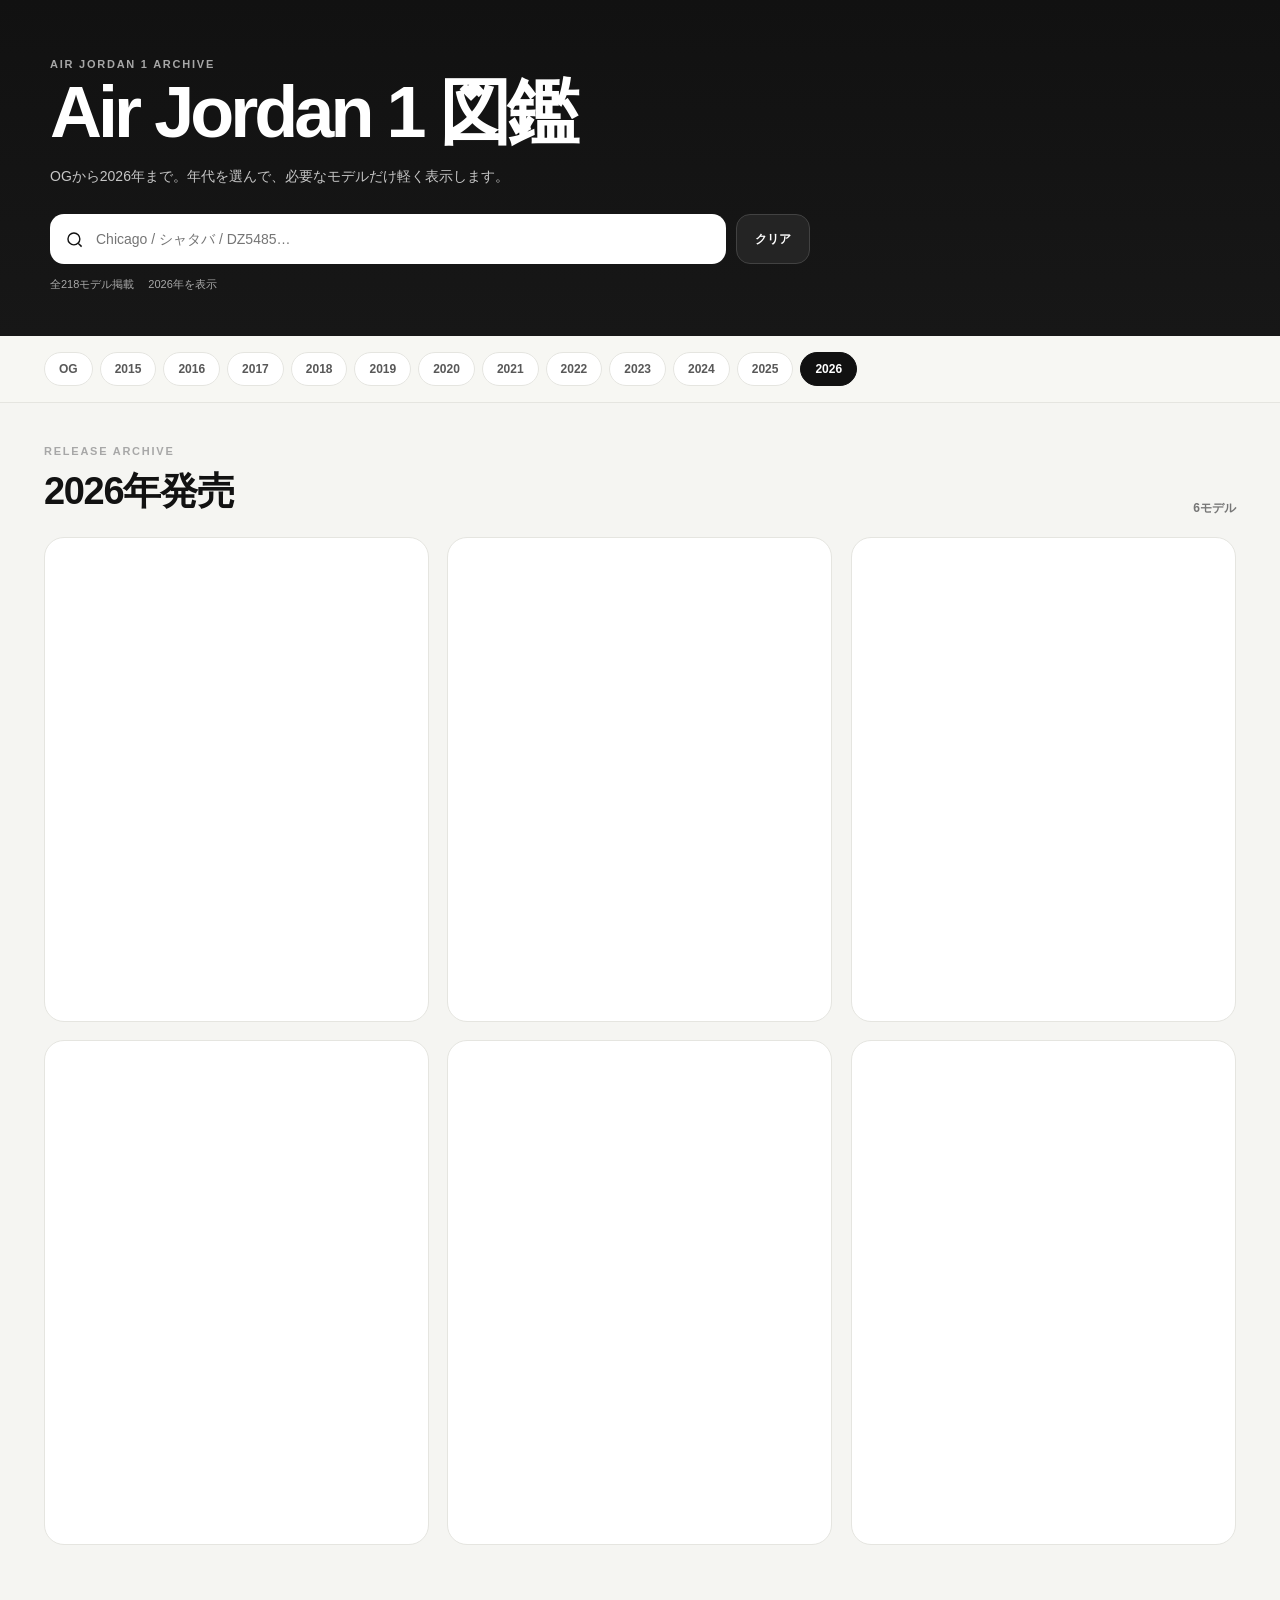
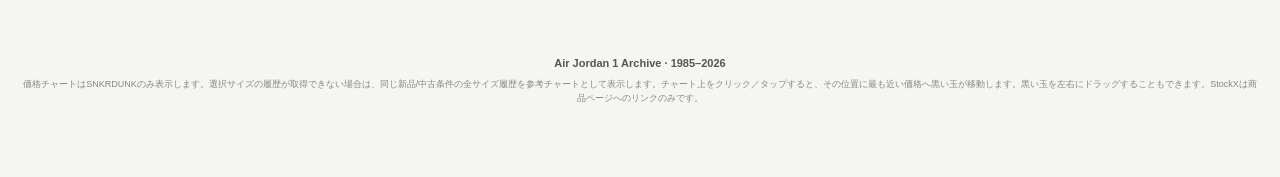
<file: index.html>
<!DOCTYPE html>
<html lang="ja">
<head>
  <meta charset="utf-8">
  <meta name="viewport" content="width=device-width, initial-scale=1">
  <meta name="description" content="Air Jordan 1を発売年代順に探せるスニーカー図鑑。360°ビューとSNKRDUNK価格チャートに対応。">
  <title>Air Jordan 1 Archive</title>
  <link rel="preconnect" href="https://images.stockx.com">
  <link rel="preconnect" href="https://cdn.snkrdunk.com">
  <link rel="stylesheet" href="snker.css?v=29">
  <script src="snker.js?v=29" defer></script>
</head>
<body>
  <header class="site-header">
    <div class="hero-inner">
      <p class="eyebrow">AIR JORDAN 1 ARCHIVE</p>
      <h1>Air Jordan 1 図鑑</h1>
      <p class="hero-copy">OGから2026年まで。年代を選んで、必要なモデルだけ軽く表示します。</p>
      <div class="search-row">
        <label class="search-box">
          <span class="sr-only">モデル名・カラー・商品番号を検索</span>
          <svg viewBox="0 0 24 24" aria-hidden="true"><path d="m21 21-4.35-4.35m2.1-5.4a7.5 7.5 0 1 1-15 0 7.5 7.5 0 0 1 15 0Z"/></svg>
          <input id="searchInput" type="search" autocomplete="off" placeholder="Chicago / シャタバ / DZ5485…">
        </label>
        <button id="clearBtn" class="clear-btn" type="button">クリア</button>
      </div>
      <div class="hero-status">
        <span id="resultCount">データを読み込み中…</span>
        <span id="modeLabel">2026年を表示</span>
      </div>
    </div>
  </header>

  <nav class="year-nav" aria-label="発売年代">
    <div id="yearNav" class="year-nav-inner"></div>
  </nav>

  <main class="archive-main">
    <section class="section-head">
      <div>
        <p class="section-kicker">RELEASE ARCHIVE</p>
        <h2 id="sectionTitle">2026年発売</h2>
      </div>
      <p id="sectionCount" class="section-count"></p>
    </section>

    <div id="loadingState" class="state-card">スニーカーデータを読み込んでいます…</div>
    <div id="emptyState" class="state-card" hidden>該当するモデルがありません。</div>
    <div id="sneakerGrid" class="sneaker-grid" aria-live="polite"></div>
  </main>

  <button id="scrollTopBtn" class="scroll-top" type="button" aria-label="ページ上部へ戻る">↑</button>

  <dialog id="detailDialog" class="detail-dialog">
    <div class="dialog-shell">
      <button id="closeDialogBtn" class="dialog-close" type="button" aria-label="閉じる">×</button>
      <div id="detailContent"></div>
    </div>
  </dialog>

  <footer class="site-footer">
    <p>Air Jordan 1 Archive · 1985–2026</p>
    <small>価格チャートはSNKRDUNKのみ表示します。選択サイズの履歴が取得できない場合は、同じ新品/中古条件の全サイズ履歴を参考チャートとして表示します。チャート上をクリック／タップすると、その位置に最も近い価格へ黒い玉が移動します。黒い玉を左右にドラッグすることもできます。StockXは商品ページへのリンクのみです。</small>
  </footer>
</body>
</html>
</file>
<file: snker.css>
:root{
  --bg:#f5f5f2;--surface:#fff;--surface-2:#f9f9f7;--text:#121212;--muted:#767676;
  --line:#e5e5e0;--strong:#191919;--stockx:#066b3b;--snkr:#111111;--shadow:0 18px 46px rgba(0,0,0,.08);
  --nav-h:66px;--radius:20px;
}
*{box-sizing:border-box}
html{scroll-behavior:smooth;background:var(--bg)}
body{margin:0;background:var(--bg);color:var(--text);font-family:Inter,"Helvetica Neue",Arial,"Noto Sans JP",sans-serif;-webkit-font-smoothing:antialiased}
button,input,select{font:inherit}
button,a{-webkit-tap-highlight-color:transparent}
a{color:inherit}
.sr-only{position:absolute;width:1px;height:1px;padding:0;margin:-1px;overflow:hidden;clip:rect(0,0,0,0);white-space:nowrap;border:0}
.site-header{background:linear-gradient(180deg,#111 0%,#171717 100%);color:#fff;padding:58px 24px 44px}
.hero-inner{max-width:1180px;margin:auto}
.eyebrow,.section-kicker{margin:0 0 9px;font-size:11px;font-weight:900;letter-spacing:.16em;color:#a7a7a7}
h1{margin:0;font-size:clamp(36px,6vw,72px);line-height:.94;letter-spacing:-.055em}
.hero-copy{margin:18px 0 26px;max-width:700px;color:#c6c6c6;line-height:1.7;font-size:14px}
.search-row{display:flex;gap:10px;max-width:760px}
.search-box{height:50px;flex:1;display:flex;align-items:center;gap:10px;padding:0 15px;background:#fff;border-radius:14px;color:#111}
.search-box svg{width:19px;height:19px;fill:none;stroke:currentColor;stroke-width:1.8;flex:none}
.search-box input{width:100%;border:0;outline:0;background:transparent;font-size:14px}
.clear-btn{border:1px solid #424242;background:#242424;color:#fff;border-radius:14px;padding:0 18px;font-size:12px;font-weight:800;cursor:pointer}
.hero-status{margin-top:13px;display:flex;gap:14px;flex-wrap:wrap;color:#a8a8a8;font-size:11px}
.year-nav{position:sticky;top:0;z-index:100;background:rgba(247,247,244,.92);backdrop-filter:blur(18px);-webkit-backdrop-filter:blur(18px);border-bottom:1px solid var(--line)}
.year-nav-inner{max-width:1240px;height:var(--nav-h);margin:auto;padding:0 24px;display:flex;align-items:center;gap:7px;overflow-x:auto;scrollbar-width:none}
.year-nav-inner::-webkit-scrollbar{display:none}
.year-btn{flex:none;border:1px solid var(--line);background:#fff;border-radius:999px;padding:9px 14px;font-size:12px;font-weight:850;color:#585858;cursor:pointer;transition:.18s ease}
.year-btn:hover{transform:translateY(-1px);border-color:#bcbcbc;color:#111}
.year-btn.active{background:#111;color:#fff;border-color:#111}
.archive-main{max-width:1240px;margin:auto;padding:42px 24px 80px;min-height:70vh}
.section-head{display:flex;align-items:end;justify-content:space-between;gap:16px;margin-bottom:20px}
.section-head h2{margin:0;font-size:clamp(25px,4vw,38px);letter-spacing:-.035em}
.section-count{margin:0;color:var(--muted);font-size:12px;font-weight:800}
.sneaker-grid{display:grid;grid-template-columns:repeat(3,minmax(0,1fr));gap:18px}
.sneaker-card{min-width:0;background:var(--surface);border:1px solid var(--line);border-radius:var(--radius);overflow:hidden;cursor:pointer;transition:transform .2s ease,box-shadow .2s ease,border-color .2s ease;content-visibility:auto;contain-intrinsic-size:430px}
.sneaker-card:hover{transform:translateY(-3px);box-shadow:var(--shadow);border-color:#d1d1cc}
.card-image-wrap{position:relative;aspect-ratio:4/3;background:linear-gradient(145deg,#f4f4f1,#ecece8);display:grid;place-items:center;overflow:hidden}
.card-image{width:100%;height:100%;object-fit:contain;padding:18px;display:block;transition:transform .25s ease}
.sneaker-card:hover .card-image{transform:scale(1.025)}
.image-placeholder{width:100%;height:100%;display:grid;place-items:center;color:#aaa;font-weight:900;letter-spacing:.08em;font-size:11px;text-align:center}
.card-year{position:absolute;top:12px;left:12px;padding:6px 9px;border-radius:999px;background:rgba(17,17,17,.86);color:#fff;font-size:10px;font-weight:900;backdrop-filter:blur(8px)}
.card-360{position:absolute;right:12px;bottom:12px;padding:6px 9px;border-radius:999px;background:rgba(255,255,255,.9);border:1px solid rgba(0,0,0,.08);font-size:9px;font-weight:900;letter-spacing:.05em}
.card-body{padding:17px 17px 18px}
.card-title{margin:0;min-height:2.65em;font-size:15px;line-height:1.35;letter-spacing:-.012em}
.card-meta{margin-top:14px;display:grid;grid-template-columns:1fr 1fr;gap:8px}
.card-meta-item{min-width:0;background:var(--surface-2);border:1px solid #efefeb;border-radius:11px;padding:9px 10px}
.card-meta-label{display:block;margin-bottom:3px;color:#939393;font-size:8px;font-weight:900;letter-spacing:.08em}
.card-meta-value{display:block;font-size:10px;font-weight:850;white-space:nowrap;overflow:hidden;text-overflow:ellipsis}
.card-sku{grid-column:1/-1}
.card-open{margin-top:13px;display:flex;align-items:center;justify-content:space-between;color:#6f6f6f;font-size:10px;font-weight:800}
.card-open::after{content:'→';font-size:14px;color:#111}
.state-card{border:1px dashed #cfcfca;border-radius:18px;background:rgba(255,255,255,.55);padding:42px 20px;text-align:center;color:#777;font-size:13px}
.scroll-top{position:fixed;right:22px;bottom:22px;width:46px;height:46px;border:0;border-radius:50%;background:#111;color:#fff;box-shadow:0 10px 28px rgba(0,0,0,.2);display:none;place-items:center;z-index:90;cursor:pointer}
.scroll-top.show{display:grid}
.site-footer{text-align:center;padding:32px 20px 44px;color:#858585;font-size:11px}
.site-footer p{margin:0 0 8px;color:#555;font-weight:800}.site-footer small{font-size:9px}
.detail-dialog{width:min(1160px,calc(100% - 28px));max-width:none;max-height:calc(100vh - 28px);padding:0;border:0;border-radius:24px;background:transparent;overflow:visible}
.detail-dialog::backdrop{background:rgba(0,0,0,.68);backdrop-filter:blur(5px)}
.dialog-shell{position:relative;max-height:calc(100vh - 28px);overflow:auto;background:#f7f7f4;border-radius:24px;box-shadow:0 26px 80px rgba(0,0,0,.38)}
.dialog-close{position:sticky;float:right;top:14px;right:14px;z-index:5;width:40px;height:40px;border:1px solid #ddd;background:rgba(255,255,255,.92);border-radius:50%;font-size:25px;line-height:1;cursor:pointer;box-shadow:0 5px 18px rgba(0,0,0,.08)}
.detail-grid{display:grid;grid-template-columns:minmax(0,1.05fr) minmax(360px,.95fr);gap:0;min-height:650px}
.detail-media{padding:34px;background:#ecece8;display:flex;flex-direction:column;gap:14px;min-width:0}
.detail-info{padding:40px 34px 34px;min-width:0;background:#fff}
.viewer-stage{position:relative;flex:1;min-height:420px;display:grid;place-items:center;background:#f5f5f1;border:1px solid #deded9;border-radius:20px;overflow:hidden;touch-action:pan-y}
.viewer-stage.has-360{cursor:grab}.viewer-stage.has-360:active{cursor:grabbing}
.viewer-image{width:100%;height:100%;max-height:560px;object-fit:contain;padding:22px;user-select:none;-webkit-user-drag:none}
.viewer-badge{position:absolute;left:14px;top:14px;background:#111;color:#fff;border-radius:999px;padding:7px 10px;font-size:9px;font-weight:900;letter-spacing:.08em}
.viewer-help{position:absolute;left:14px;bottom:14px;background:rgba(255,255,255,.9);border-radius:999px;padding:7px 10px;font-size:9px;font-weight:800;color:#555}
.viewer-count{position:absolute;right:14px;bottom:14px;background:rgba(17,17,17,.86);color:#fff;border-radius:999px;padding:7px 10px;font-size:9px;font-weight:900}
.viewer-arrow{position:absolute;top:50%;transform:translateY(-50%);width:42px;height:42px;border:1px solid #ddd;background:rgba(255,255,255,.9);border-radius:50%;font-size:25px;cursor:pointer}.viewer-prev{left:12px}.viewer-next{right:12px}
.viewer-actions{display:flex;gap:9px;flex-wrap:wrap}
.viewer-status{display:flex;align-items:center;color:#707070;font-size:10px;font-weight:750}
.detail-eyebrow{margin:0 0 9px;color:#999;font-size:10px;font-weight:900;letter-spacing:.13em}
.detail-title{margin:0;font-size:clamp(25px,3.3vw,42px);line-height:1.05;letter-spacing:-.045em}
.detail-meta{margin:22px 0;display:grid;grid-template-columns:repeat(3,1fr);gap:8px}
.detail-meta-item{border:1px solid var(--line);border-radius:13px;padding:11px;background:#fafaf8;min-width:0}
.detail-meta-item span{display:block;color:#8d8d8d;font-size:8px;font-weight:900;letter-spacing:.08em;margin-bottom:4px}.detail-meta-item strong{display:block;font-size:11px;line-height:1.35;word-break:break-word}
.market-section{margin-top:18px;border:1px solid var(--line);border-radius:16px;background:#fafaf8;overflow:hidden}
.market-section>summary{cursor:pointer;list-style:none;padding:14px 15px;font-size:12px;font-weight:900;display:flex;justify-content:space-between;align-items:center}.market-section>summary::-webkit-details-marker{display:none}.market-section>summary::after{content:'＋';font-size:18px;color:#777}.market-section[open]>summary::after{content:'−'}
.market-inner{padding:0 12px 12px}.market-note{margin:0 0 10px;color:#888;font-size:9px;line-height:1.55}
.market-grid{display:grid;grid-template-columns:1fr;gap:9px}.market-source{border:1px solid #e1e1dd;border-radius:13px;background:#fff;padding:11px;min-width:0}
.market-source-head{display:flex;align-items:center;justify-content:space-between;gap:8px;margin-bottom:9px}.market-source-head strong{font-size:12px}.market-stockx .market-source-head strong{color:var(--stockx)}.market-snkr .market-source-head strong{color:var(--snkr)}
.market-status{font-size:8px;font-weight:900;color:#888;background:#f1f1ef;padding:4px 7px;border-radius:999px}.market-status.ok{background:#e6f5ed;color:#176846}.market-status.warn{background:#fff3d5;color:#8a6410}.market-status.error{background:#fde8ec;color:#9b2337}
.market-controls{display:flex;align-items:center;justify-content:space-between;gap:7px;flex-wrap:wrap;margin-bottom:8px}.market-controls label{font-size:9px;font-weight:850;color:#666}.market-size{margin-left:4px;border:1px solid #dadad6;border-radius:8px;background:#fff;padding:5px 7px;font-size:10px;font-weight:800}
.market-condition{display:flex;border:1px solid #ddd;border-radius:9px;overflow:hidden}.market-condition button{border:0;background:#fff;padding:6px 9px;font-size:9px;font-weight:850;cursor:pointer}.market-condition button.active{background:#111;color:#fff}
.market-chart-box{position:relative;min-height:170px;border-radius:10px;background:#fafaf8;overflow:hidden}.market-chart{width:100%;height:auto;display:block}.market-empty{min-height:170px;display:grid;place-items:center;text-align:center;padding:18px;color:#888;font-size:9px;line-height:1.6}.market-metrics{display:grid;grid-template-columns:repeat(2,1fr);gap:6px;margin-top:8px}.market-metric{border:1px solid #ecece8;border-radius:9px;padding:7px 8px}.market-metric span{display:block;color:#999;font-size:7px;font-weight:850}.market-metric strong{display:block;margin-top:2px;font-size:9px}
.market-actions{display:flex;gap:6px;flex-wrap:wrap;margin-top:8px}.market-open{display:inline-flex;align-items:center;justify-content:center;border:1px solid #111;border-radius:9px;padding:7px 9px;font-size:9px;font-weight:900;text-decoration:none;cursor:pointer;background:#fff;color:#111}
.detail-links{display:flex;gap:9px;flex-wrap:wrap;margin-top:18px}.product-link{display:inline-flex;align-items:center;justify-content:center;min-width:116px;border-radius:12px;padding:11px 14px;text-decoration:none;font-size:11px;font-weight:900;border:1px solid #ddd;background:#fff}.product-link.stockx{background:#0d6b3f;color:#fff;border-color:#0d6b3f}.product-link.snkrdunk{background:#111;color:#fff;border-color:#111}
@media(max-width:940px){.sneaker-grid{grid-template-columns:repeat(2,minmax(0,1fr))}.detail-grid{grid-template-columns:1fr}.detail-media{min-height:500px}.detail-info{padding-top:20px}.detail-meta{grid-template-columns:1fr 1fr}.detail-meta-item:last-child{grid-column:1/-1}}
@media(max-width:620px){:root{--nav-h:58px}.site-header{padding:42px 16px 30px}.search-row{flex-direction:column}.clear-btn{height:42px}.year-nav-inner{padding:0 14px}.archive-main{padding:28px 14px 62px}.sneaker-grid{grid-template-columns:1fr;gap:13px}.card-title{min-height:0}.section-head{align-items:start}.detail-dialog{width:calc(100% - 12px);max-height:calc(100vh - 12px)}.dialog-shell{max-height:calc(100vh - 12px);border-radius:18px}.detail-media{padding:18px;min-height:390px}.viewer-stage{min-height:330px}.detail-info{padding:20px 18px 26px}.detail-meta{grid-template-columns:1fr}.detail-meta-item:last-child{grid-column:auto}.market-metrics{grid-template-columns:1fr 1fr}}

.market-snkr .market-source-head strong{display:inline-flex;align-items:center;background:#111;color:#fff!important;border-radius:8px;padding:5px 9px}
.market-snkr .market-open{background:#111;color:#fff;border-color:#111}
.market-stockx .market-open{background:#0d6b3f;color:#fff;border-color:#0d6b3f}


/* v4 market chart fixes */
[hidden]{display:none!important}
.market-chart-shell{border:1px solid #ecece7;border-radius:12px;background:#fafaf8;overflow:hidden}
.market-chart-head{display:flex;align-items:center;justify-content:space-between;gap:10px;padding:10px 12px 4px}
.market-chart-title{font-size:10px;font-weight:900;color:#333}
.market-selection{font-size:8px;font-weight:850;color:#8b8b8b;background:#f0f0ed;border-radius:999px;padding:5px 8px}
.market-chart-box{position:relative;min-height:210px;background:#fafaf8;overflow:hidden}
.market-chart{width:100%;height:auto;min-height:210px;display:block}
.market-empty{min-height:210px;display:grid;place-items:center;text-align:center;padding:24px;color:#888;font-size:10px;line-height:1.7}
.market-loading{position:absolute;inset:0;z-index:3;display:flex;flex-direction:column;align-items:center;justify-content:center;gap:9px;background:rgba(250,250,248,.92);color:#777;font-size:9px;font-weight:800}
.market-spinner{width:22px;height:22px;border:2px solid #dadad5;border-top-color:#111;border-radius:50%;animation:market-spin .7s linear infinite}
@keyframes market-spin{to{transform:rotate(360deg)}}
.market-source.is-loading .market-controls{opacity:.65}
.market-footnote{margin:8px 2px 0;color:#9a9a9a;font-size:8px;line-height:1.55}
.market-metrics{grid-template-columns:repeat(4,minmax(0,1fr))}
.market-metric{background:#fff}
@media(max-width:620px){.market-metrics{grid-template-columns:1fr 1fr}.market-chart{min-height:190px}.market-chart-box,.market-empty{min-height:190px}}


/* v5 market reliability / chart visibility */
.market-section[open] > summary{border-bottom:1px solid #ecece7}
.market-scope{margin:4px 12px 9px;padding:7px 9px;border-radius:9px;font-size:8px;font-weight:900;line-height:1.4}
.market-scope.ok{background:#edf7f1;color:#176846}
.market-scope.warn{background:#fff5da;color:#8a6410}
.market-scope.error{background:#fdebee;color:#9b2337}
.market-chart-box{min-height:230px}
.market-chart{min-height:230px}
.market-empty{min-height:230px}
.market-loading[hidden]{display:none!important}
.market-loading:not([hidden]){display:flex!important}
.market-source:not(.is-loading) .market-loading{display:none!important}
.market-source.is-loading .market-loading{display:flex!important}
.market-source.is-loading .market-empty{visibility:hidden}
.market-source .market-open{min-width:150px}
@media(max-width:620px){.market-chart,.market-chart-box,.market-empty{min-height:205px}}


/* v6 market price state */
.market-current{display:flex;align-items:baseline;gap:9px;flex-wrap:wrap;margin:2px 0 10px;padding:11px 12px;border:1px solid #e8e8e3;border-radius:11px;background:#fff}
.market-current>span{font-size:8px;font-weight:900;color:#8d8d8d;letter-spacing:.06em}
.market-current>strong{font-size:22px;line-height:1;font-weight:950;letter-spacing:-.03em;color:#111}
.market-current>small{margin-left:auto;font-size:8px;font-weight:850;color:#777}
.market-current.is-reference{background:#fff9e8;border-color:#f0dda1}
.market-chart:not([hidden]){display:block!important;width:100%!important;height:230px!important}
.market-chart[hidden]{display:none!important}
@media(max-width:620px){.market-current>strong{font-size:19px}.market-current>small{width:100%;margin-left:0}.market-chart:not([hidden]){height:205px!important}}

/* v7: SNKRDUNK-only market panel */
.market-grid{grid-template-columns:minmax(0,1fr)!important;}
.market-snkr{width:100%;}
.market-empty-standalone{padding:20px;border:1px dashed #d6d6d1;border-radius:12px;background:#fafaf8;color:#777;font-size:13px;text-align:center;}

/* v8: SNKRDUNK-only scrollable history chart */
.market-stockx{display:none!important;}
.market-chart-nav{display:flex;align-items:center;justify-content:space-between;gap:8px;padding:7px 10px;border-top:1px solid #ecece7;background:#fff;}
.market-chart-nav[hidden]{display:none!important;}
.market-chart-nav button{border:1px solid #d8d8d3;background:#fff;color:#111;border-radius:999px;padding:6px 10px;font-size:9px;font-weight:900;cursor:pointer;white-space:nowrap;}
.market-chart-nav button:hover{background:#111;color:#fff;border-color:#111;}
.market-chart-nav span{font-size:8px;color:#888;font-weight:800;text-align:center;}
.market-chart-box{overflow-x:auto;overflow-y:hidden;cursor:grab;scroll-behavior:smooth;overscroll-behavior-x:contain;scrollbar-width:thin;touch-action:pan-x pan-y;-webkit-overflow-scrolling:touch;}
.market-chart-box.is-dragging{cursor:grabbing;scroll-behavior:auto;user-select:none;}
.market-chart-box::-webkit-scrollbar{height:8px}.market-chart-box::-webkit-scrollbar-track{background:#efefeb}.market-chart-box::-webkit-scrollbar-thumb{background:#bcbcb5;border-radius:999px}
.market-chart:not([hidden]){max-width:none!important;min-width:620px!important;display:block!important;}
.market-chart-tooltip{position:absolute;z-index:5;min-width:100px;padding:8px 10px;border-radius:10px;background:#111;color:#fff;pointer-events:none;box-shadow:0 6px 24px rgba(0,0,0,.18);}
.market-chart-tooltip[hidden]{display:none!important;}
.market-chart-tooltip strong,.market-chart-tooltip span{display:block}.market-chart-tooltip strong{font-size:12px}.market-chart-tooltip span{margin-top:2px;font-size:8px;color:#cfcfcf}
@media(max-width:620px){.market-chart-nav span{display:none}.market-chart-nav{justify-content:space-between}.market-chart:not([hidden]){min-width:620px!important}}


/* v9: past-price history visibility */
.market-history{border-top:1px solid #ecece7;background:#fff;padding:10px 12px 12px;}
.market-history[hidden]{display:none!important;}
.market-history-head{display:flex;align-items:center;justify-content:space-between;gap:10px;margin-bottom:7px;}
.market-history-head strong{font-size:10px;font-weight:950;color:#222;}
.market-history-head span{font-size:8px;font-weight:800;color:#888;}
.market-history-list{max-height:210px;overflow:auto;border:1px solid #ecece7;border-radius:10px;background:#fafaf8;overscroll-behavior:contain;}
.market-history-row{display:grid;grid-template-columns:1fr auto auto;align-items:center;gap:10px;padding:9px 11px;border-bottom:1px solid #e9e9e4;font-size:10px;}
.market-history-row:last-child{border-bottom:0;}
.market-history-row span{color:#777;font-weight:800;}
.market-history-row strong{font-size:11px;color:#111;}
.market-history-row em{font-style:normal;font-size:7px;font-weight:950;background:#111;color:#fff;border-radius:999px;padding:3px 6px;}
.market-history-row.latest{background:#fff;}
@media(max-width:620px){.market-history-list{max-height:185px}.market-chart-box{touch-action:auto}.market-chart:not([hidden]){min-width:760px!important}}


/* v10: SNKRDUNK風のドラッグ可能な価格ポイント */
.market-chart-guide{display:flex;align-items:center;justify-content:space-between;gap:12px;padding:8px 12px;border-top:1px solid #ecece7;background:#fff}
.market-chart-guide[hidden]{display:none!important}
.market-chart-guide span{font-size:9px;font-weight:850;color:#666}
.market-chart-guide button{border:1px solid #d8d8d3;background:#111;color:#fff;border-radius:999px;padding:6px 11px;font-size:9px;font-weight:900;cursor:pointer}
.market-chart-guide button:hover{opacity:.82}
.market-chart-box{overflow:hidden!important;cursor:default!important;touch-action:pan-y!important}
.market-chart{min-width:0!important;max-width:100%!important;width:100%!important;cursor:crosshair;touch-action:pan-y;user-select:none;-webkit-user-select:none}
.market-chart.is-selecting{cursor:grabbing}
.chart-cursor{pointer-events:none}
.chart-cursor-halo{filter:drop-shadow(0 2px 5px rgba(0,0,0,.12))}
.market-current.is-history{background:#f6f6f2;border-color:#dcdcd4}
.market-current.is-history>span{color:#111}
.market-history{display:none!important}
.market-chart-nav{display:none!important}
@media(max-width:620px){.market-chart-guide span{font-size:8px}.market-chart-guide button{padding:6px 9px}.market-chart{height:230px!important;min-height:230px!important}}


/* v11: compact historical price cursor */
.chart-cursor-label{filter:drop-shadow(0 3px 8px rgba(0,0,0,.16))}
.chart-cursor-price{letter-spacing:.01em}
.market-current.is-history>small{font-weight:850;color:#777}


/* v12: SNKRDUNK風の価格カーソル操作 */
.market-chart{cursor:default!important;touch-action:pan-y!important;}
.chart-cursor{pointer-events:auto!important;cursor:grab;touch-action:none;outline:none;}
.chart-cursor.is-dragging{cursor:grabbing;}
.chart-cursor-line{pointer-events:none;}
.chart-cursor-hit{pointer-events:all;fill:transparent;cursor:grab;}
.chart-cursor-halo,.chart-cursor-dot,.chart-cursor-label,.chart-cursor-label-bg,.chart-cursor-price{pointer-events:all;cursor:grab;}
.chart-cursor.is-dragging .chart-cursor-hit,.chart-cursor.is-dragging .chart-cursor-halo,.chart-cursor.is-dragging .chart-cursor-dot,.chart-cursor.is-dragging .chart-cursor-label,.chart-cursor.is-dragging .chart-cursor-label-bg,.chart-cursor.is-dragging .chart-cursor-price{cursor:grabbing;}
.chart-cursor:focus-visible .chart-cursor-halo{stroke-width:3;filter:drop-shadow(0 0 0.25rem rgba(0,0,0,.18));}
.market-chart-guide span::before{content:'↔ ';font-weight:950;color:#111;}


/* v13: wide scrollable price history + draggable cursor */
.detail-dialog{width:min(1320px,calc(100% - 28px));}
.detail-grid{grid-template-columns:minmax(0,1.02fr) minmax(430px,.98fr);}
.market-chart-box{
  overflow-x:auto!important;
  overflow-y:hidden!important;
  cursor:grab!important;
  touch-action:pan-x pan-y!important;
  scroll-behavior:smooth;
  overscroll-behavior-x:contain;
  scrollbar-width:auto;
  -webkit-overflow-scrolling:touch;
}
.market-chart-box.is-panning{cursor:grabbing!important;scroll-behavior:auto;user-select:none;-webkit-user-select:none;}
.market-chart-box::-webkit-scrollbar{height:10px;}
.market-chart-box::-webkit-scrollbar-track{background:#ecece8;border-radius:999px;}
.market-chart-box::-webkit-scrollbar-thumb{background:#aaa9a2;border-radius:999px;border:2px solid #ecece8;}
.market-chart:not([hidden]){
  width:auto!important;
  max-width:none!important;
  min-width:980px!important;
  height:290px!important;
  min-height:290px!important;
  flex:none;
}
.chart-cursor{touch-action:none!important;}
.market-chart-guide span::before{content:'↔ ';}
@media(max-width:940px){.detail-dialog{width:calc(100% - 18px)}.detail-grid{grid-template-columns:1fr}.market-chart:not([hidden]){min-width:980px!important}}
@media(max-width:620px){.market-chart:not([hidden]){min-width:900px!important;height:270px!important;min-height:270px!important}.market-chart-box::-webkit-scrollbar{height:7px}}


/* v14: wider chart panel + cursor-safe padding + auto-follow friendly viewport */
.detail-dialog{width:min(1500px,calc(100% - 20px));}
.detail-grid{grid-template-columns:minmax(390px,.82fr) minmax(650px,1.18fr);}
.detail-info{min-width:0;}
.market-chart-box{
  min-height:300px;
  scroll-padding-left:150px;
  scroll-padding-right:190px;
}
.market-chart:not([hidden]){
  height:300px!important;
  min-height:300px!important;
}
.chart-cursor-label{overflow:visible;}
.chart-cursor-hit{r:30;}
@media(max-width:1180px){
  .detail-dialog{width:calc(100% - 16px);}
  .detail-grid{grid-template-columns:minmax(340px,.9fr) minmax(560px,1.1fr);}
}
@media(max-width:940px){
  .detail-grid{grid-template-columns:1fr;}
  .market-chart-box{min-height:285px;}
  .market-chart:not([hidden]){height:285px!important;min-height:285px!important;}
}
@media(max-width:620px){
  .market-chart-box{min-height:270px;scroll-padding-left:90px;scroll-padding-right:120px;}
  .market-chart:not([hidden]){height:270px!important;min-height:270px!important;}
}


/* v15: fixed viewport chart. The SVG viewBox pans instead of the DOM element scrolling. */
.market-chart-box{
  overflow:hidden!important;
  cursor:grab!important;
  touch-action:none!important;
  scrollbar-width:none!important;
}
.market-chart-box::-webkit-scrollbar{display:none!important;}
.market-chart-box.is-panning{cursor:grabbing!important;user-select:none;-webkit-user-select:none;}
.market-chart:not([hidden]){
  width:100%!important;
  min-width:0!important;
  max-width:100%!important;
  height:300px!important;
  min-height:300px!important;
  display:block!important;
  touch-action:none!important;
  user-select:none;
  -webkit-user-select:none;
}
.chart-cursor{pointer-events:auto!important;cursor:grab!important;touch-action:none!important;}
.chart-cursor.is-dragging{cursor:grabbing!important;}
.chart-cursor-label{pointer-events:all!important;}
.market-chart-guide span::before{content:'● ';font-weight:950;color:#111;}
@media(max-width:620px){
  .market-chart:not([hidden]){height:270px!important;min-height:270px!important;}
}


/* v17: chart interval switch + tap-to-inspect */
.market-interval{display:flex;justify-content:flex-end;gap:5px;padding:5px 12px 9px;background:#fafaf8;}
.market-interval button{border:1px solid #d9d9d4;background:#fff;color:#666;border-radius:999px;padding:6px 11px;font-size:9px;font-weight:900;cursor:pointer;min-height:30px;}
.market-interval button.active{background:#111;color:#fff;border-color:#111;}
.market-interval button:focus-visible{outline:2px solid #111;outline-offset:2px;}
.market-chart{cursor:pointer!important;}
.chart-cursor,.chart-cursor *{cursor:grab!important;}
.chart-cursor.is-dragging,.chart-cursor.is-dragging *{cursor:grabbing!important;}
@media(max-width:620px){.market-interval{justify-content:stretch}.market-interval button{flex:1;min-height:36px;font-size:10px;}}


/* v18: clearer interval tabs + tap-anywhere chart selection */
.market-interval-row{display:flex;align-items:center;justify-content:space-between;gap:10px;padding:7px 12px 10px;background:#fafaf8;border-top:1px solid #efefeb;}
.market-interval-label{font-size:9px;font-weight:900;color:#555;white-space:nowrap;}
.market-interval{padding:0!important;background:transparent!important;display:inline-flex!important;gap:0!important;border:1px solid #d7d7d1;border-radius:10px;overflow:hidden;}
.market-interval button{border:0!important;border-radius:0!important;min-width:76px;min-height:34px!important;padding:7px 12px!important;background:#fff!important;color:#666!important;}
.market-interval button+button{border-left:1px solid #d7d7d1!important;}
.market-interval button.active{background:#111!important;color:#fff!important;}
.market-chart-box{touch-action:pan-y!important;}
.market-chart{cursor:crosshair!important;}
.market-chart-guide span::before{content:'● '!important;}
@media(max-width:620px){.market-interval-row{align-items:stretch;flex-direction:column;gap:6px}.market-interval{width:100%;display:flex!important}.market-interval button{flex:1;min-height:42px!important;font-size:11px!important}.market-interval-label{font-size:10px}.market-chart-guide span{font-size:8px}}

/* v19: チャート全体をタップ対象にし、表示間隔タブを明確化 */
.market-chart-box{cursor:pointer!important;}
.market-chart{cursor:crosshair!important;}
.market-chart-box:active{cursor:crosshair!important;}
.market-interval button{cursor:pointer!important;}
.market-interval button.active{box-shadow:inset 0 0 0 1px #111;}


/* v20: chart tap is handled on pointerdown; cursor release keeps selected history point */
.market-chart{pointer-events:auto!important;}


/* v22: selected-size fallback chart + stable chart point selection */
.market-scope.warn{background:#fff7dc!important;color:#7a5a00!important;}
.market-scope.ok{background:#edf9f2!important;color:#16683b!important;}
.market-chart{pointer-events:auto!important;}
</file>
